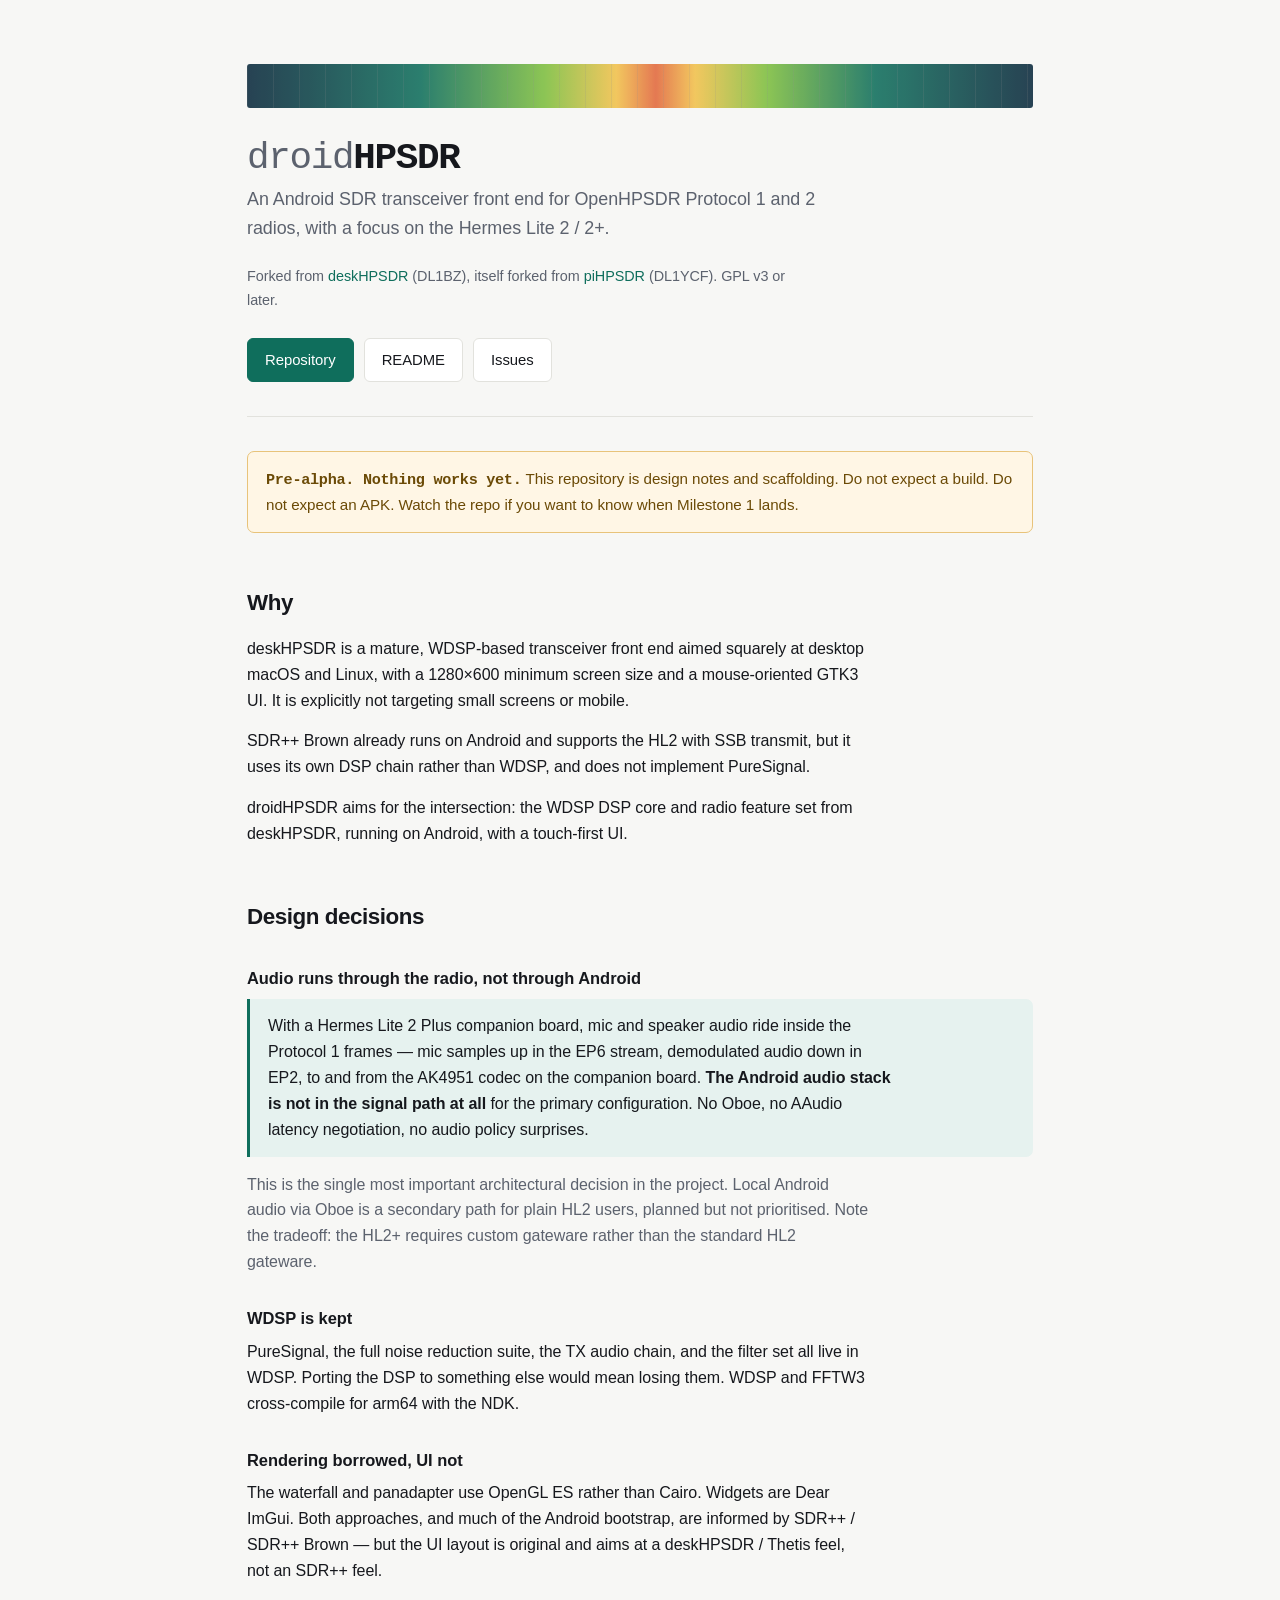
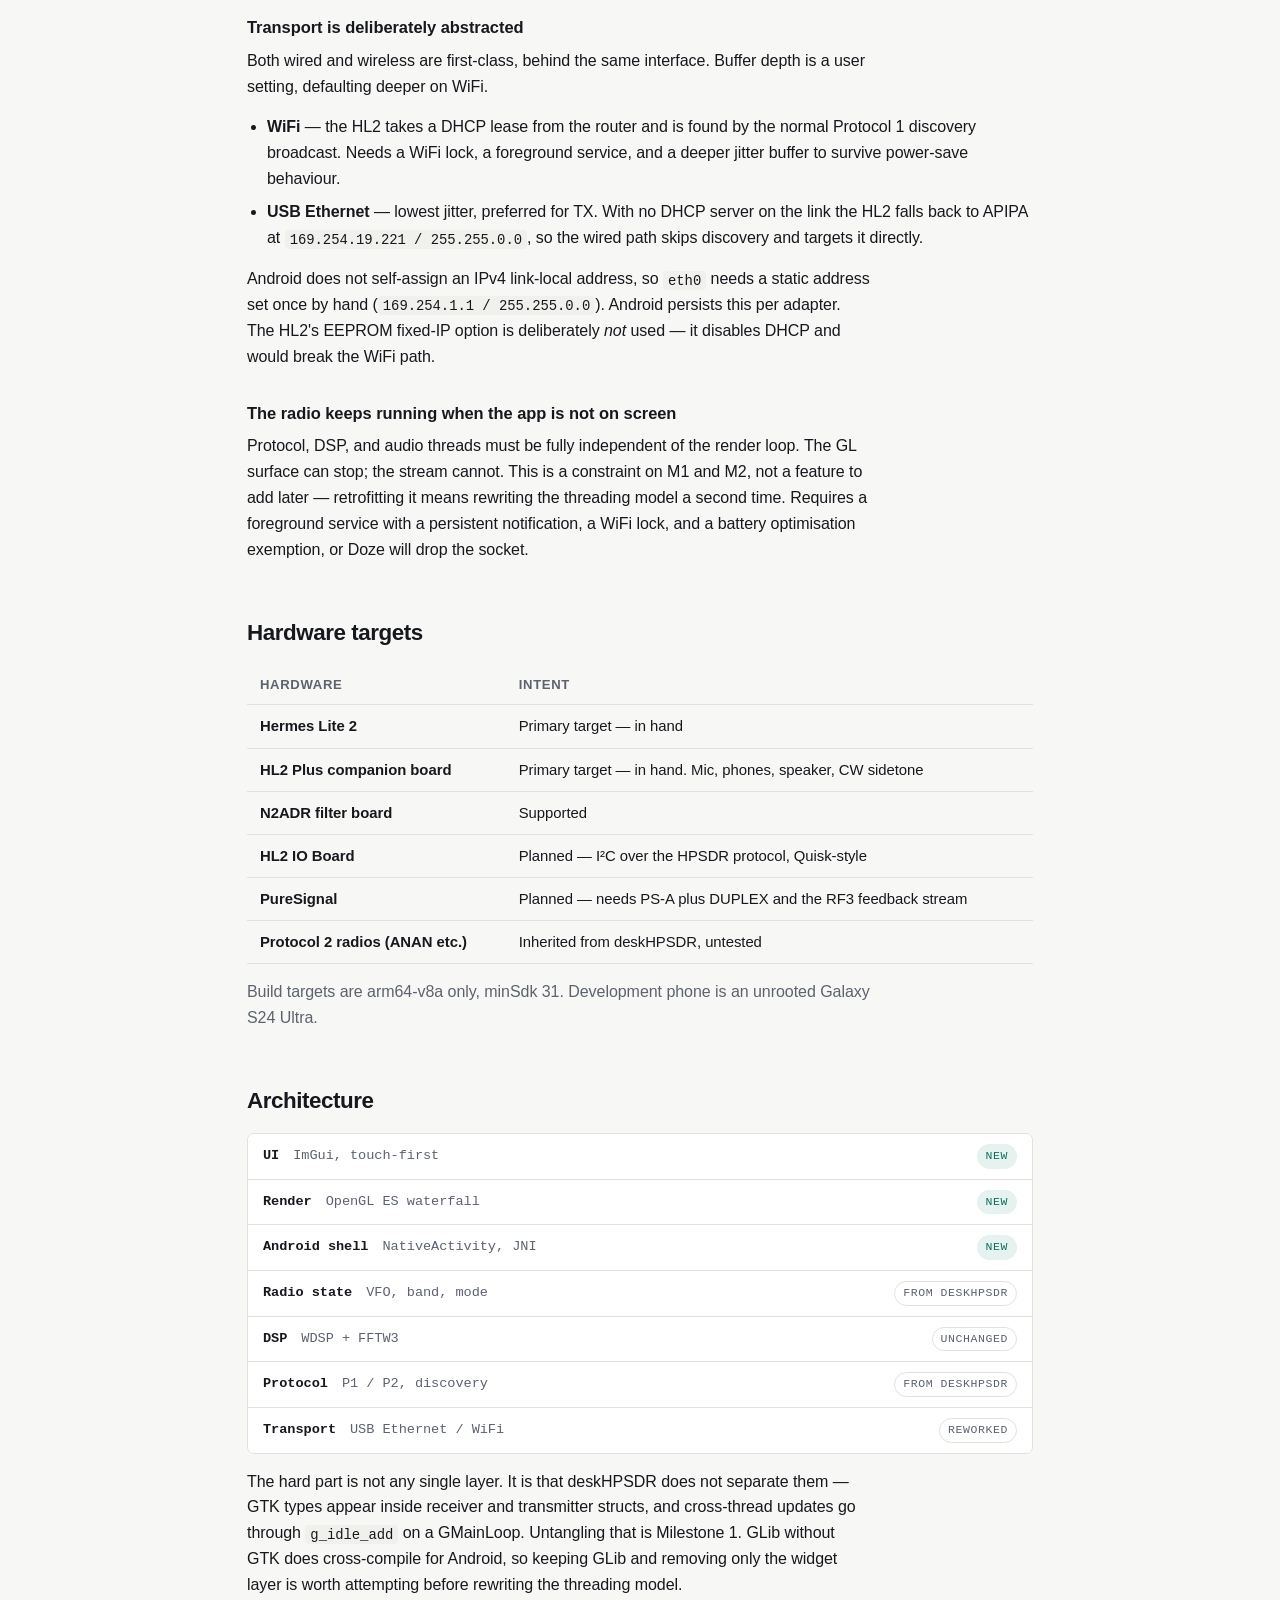
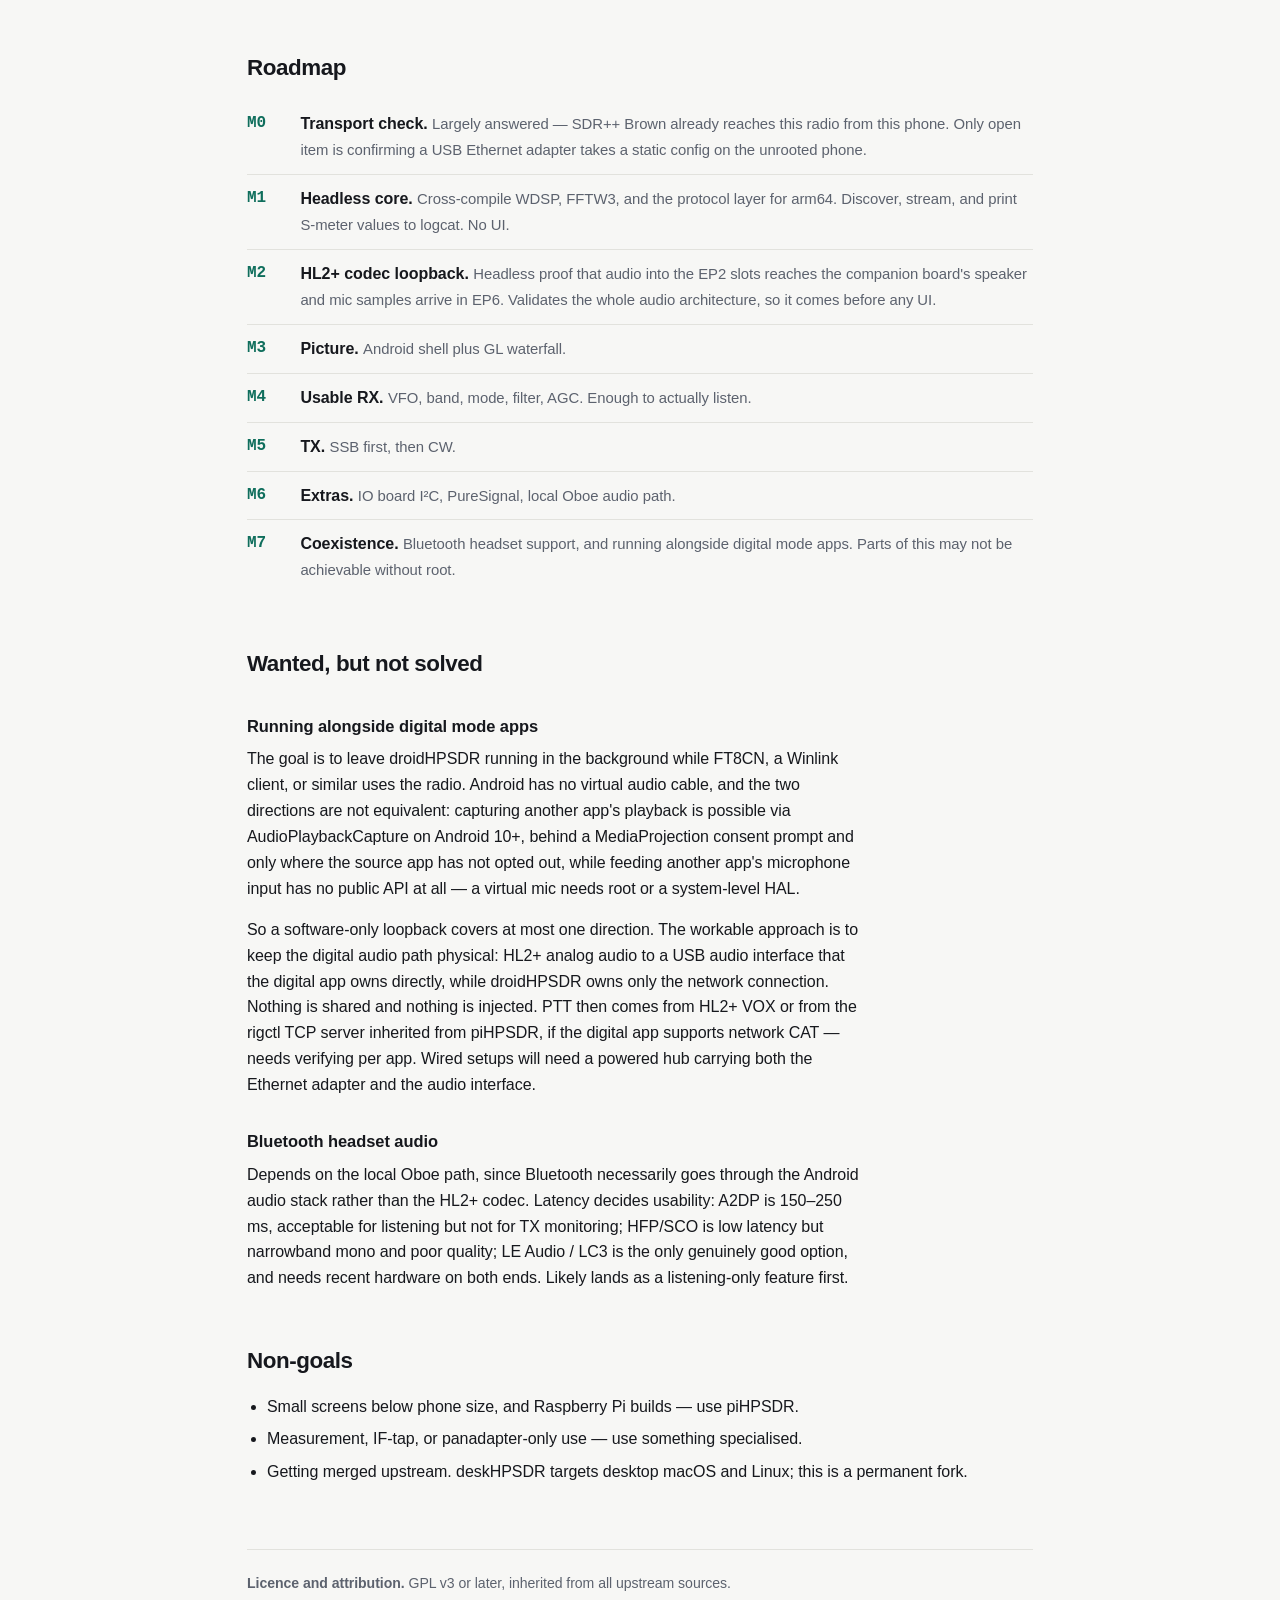
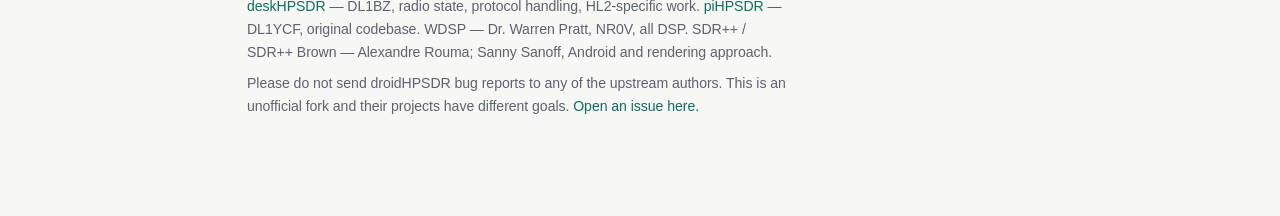
<file: index.html>
<!doctype html>
<html lang="en">
<head>
<meta charset="utf-8">
<meta name="viewport" content="width=device-width, initial-scale=1">
<title>droidHPSDR — Android front end for OpenHPSDR radios</title>
<meta name="description" content="An Android SDR transceiver front end for OpenHPSDR Protocol 1 and 2 radios, focused on the Hermes Lite 2 / 2+. Fork of deskHPSDR. Pre-alpha.">
<link rel="icon" href="data:image/svg+xml,<svg xmlns='http://www.w3.org/2000/svg' viewBox='0 0 32 32'><text y='26' font-size='26'>📻</text></svg>">
<style>
  :root{
    --bg:#f7f7f5; --panel:#ffffff; --ink:#16181d; --muted:#5c626e;
    --line:#e2e2dd; --accent:#0f6e5c; --accent-soft:#e6f2ef;
    --warn-bg:#fff6e5; --warn-line:#e8c37a; --warn-ink:#6b4a06;
    --code-bg:#f0f0ec;
    --mono:ui-monospace,SFMono-Regular,"SF Mono",Menlo,Consolas,monospace;
    --sans:-apple-system,BlinkMacSystemFont,"Segoe UI",Roboto,Helvetica,Arial,sans-serif;
  }
  @media (prefers-color-scheme:dark){
    :root{
      --bg:#0f1115; --panel:#161920; --ink:#e6e8ec; --muted:#9aa1ae;
      --line:#272b35; --accent:#4fd1b0; --accent-soft:#12241f;
      --warn-bg:#241d0e; --warn-line:#6b5518; --warn-ink:#e8c88a;
      --code-bg:#1c2029;
    }
  }
  *{box-sizing:border-box}
  html{-webkit-text-size-adjust:100%}
  body{margin:0;background:var(--bg);color:var(--ink);font-family:var(--sans);
       font-size:16px;line-height:1.62;letter-spacing:-0.003em}
  .wrap{max-width:830px;margin:0 auto;padding:0 22px 90px}
  a{color:var(--accent);text-decoration:none;border-bottom:1px solid transparent}
  a:hover{border-bottom-color:currentColor}

  /* header */
  header{padding:64px 0 34px;border-bottom:1px solid var(--line);margin-bottom:34px}
  .spectrum{height:44px;width:100%;margin-bottom:30px;border-radius:3px;
    background:
      repeating-linear-gradient(90deg,
        rgba(127,127,127,.16) 0 1px, transparent 1px 26px),
      linear-gradient(90deg,#0b2a3d,#0f6e5c 22%,#7fbf3f 38%,#f2c14b 47%,#e2683c 52%,#f2c14b 57%,#7fbf3f 66%,#0f6e5c 80%,#0b2a3d);
    opacity:.88}
  h1{font-family:var(--mono);font-size:2.35rem;line-height:1.1;margin:0 0 6px;
     letter-spacing:-0.035em;font-weight:650}
  h1 .lo{color:var(--muted);font-weight:400}
  .tagline{font-size:1.12rem;color:var(--muted);margin:0 0 22px;max-width:62ch}
  .lineage{font-size:.9rem;color:var(--muted);margin:0 0 26px}
  .btns{display:flex;gap:10px;flex-wrap:wrap}
  .btn{display:inline-block;padding:9px 17px;border-radius:6px;font-size:.93rem;
       font-weight:520;border:1px solid var(--line);background:var(--panel);color:var(--ink)}
  .btn:hover{border-color:var(--accent);border-bottom-color:var(--accent)}
  .btn.primary{background:var(--accent);border-color:var(--accent);color:#fff}
  @media (prefers-color-scheme:dark){.btn.primary{color:#07120f}}

  /* status */
  .status{background:var(--warn-bg);border:1px solid var(--warn-line);color:var(--warn-ink);
          border-radius:7px;padding:15px 18px;margin:0 0 40px;font-size:.95rem}
  .status strong{font-family:var(--mono);letter-spacing:-.02em}

  h2{font-size:1.4rem;margin:52px 0 14px;letter-spacing:-.02em;font-weight:640}
  h3{font-size:1.03rem;margin:30px 0 7px;font-weight:640}
  p{margin:0 0 15px;max-width:70ch}
  .muted{color:var(--muted)}
  code{font-family:var(--mono);font-size:.87em;background:var(--code-bg);
       padding:1.5px 5px;border-radius:4px}

  /* callout for the headline decision */
  .keydec{border-left:3px solid var(--accent);background:var(--accent-soft);
          padding:14px 18px;border-radius:0 7px 7px 0;margin:0 0 15px}
  .keydec p{margin:0}

  /* tables */
  .tablewrap{overflow-x:auto;margin:0 0 15px}
  table{border-collapse:collapse;width:100%;font-size:.93rem;min-width:420px}
  th,td{text-align:left;padding:9px 13px;border-bottom:1px solid var(--line);vertical-align:top}
  th{font-weight:620;color:var(--muted);font-size:.82rem;text-transform:uppercase;
     letter-spacing:.05em}
  td:first-child{font-weight:560;white-space:nowrap}

  /* architecture stack */
  .stack{font-family:var(--mono);font-size:.85rem;margin:0 0 15px;
         border:1px solid var(--line);border-radius:7px;overflow:hidden}
  .layer{display:flex;justify-content:space-between;gap:14px;align-items:baseline;
         padding:10px 15px;border-bottom:1px solid var(--line);background:var(--panel)}
  .layer:last-child{border-bottom:0}
  .layer .lname{font-weight:600}
  .layer .ldesc{color:var(--muted);flex:1;min-width:0}
  .tag{font-size:.72rem;letter-spacing:.05em;text-transform:uppercase;
       padding:2px 8px;border-radius:20px;white-space:nowrap;border:1px solid var(--line)}
  .tag.new{background:var(--accent-soft);color:var(--accent);border-color:transparent}
  .tag.keep{color:var(--muted)}

  /* roadmap */
  ol.road{list-style:none;padding:0;margin:0 0 15px;counter-reset:none}
  ol.road li{display:flex;gap:15px;padding:11px 0;border-bottom:1px solid var(--line)}
  ol.road li:last-child{border-bottom:0}
  .mid{font-family:var(--mono);font-weight:640;color:var(--accent);min-width:2.4em}
  .mbody{flex:1}
  .mtitle{font-weight:600}
  .mtext{color:var(--muted);font-size:.93rem}

  ul.plain{padding-left:20px;margin:0 0 15px}
  ul.plain li{margin-bottom:7px}

  footer{margin-top:64px;padding-top:22px;border-top:1px solid var(--line);
         font-size:.88rem;color:var(--muted)}
  footer p{margin:0 0 9px}
</style>
</head>
<body>
<div class="wrap">

<header>
  <div class="spectrum" role="presentation"></div>
  <h1><span class="lo">droid</span>HPSDR</h1>
  <p class="tagline">An Android SDR transceiver front end for OpenHPSDR Protocol 1 and 2 radios, with a focus on the Hermes Lite 2 / 2+.</p>
  <p class="lineage">Forked from <a href="https://github.com/dl1bz/deskhpsdr">deskHPSDR</a> (DL1BZ), itself forked from <a href="https://github.com/dl1ycf/pihpsdr">piHPSDR</a> (DL1YCF). GPL&nbsp;v3 or later.</p>
  <div class="btns">
    <a class="btn primary" href="https://github.com/randal007/droidHPSDR">Repository</a>
    <a class="btn" href="https://github.com/randal007/droidHPSDR/blob/master/README.md">README</a>
    <a class="btn" href="https://github.com/randal007/droidHPSDR/issues">Issues</a>
  </div>
</header>

<div class="status">
  <strong>Pre-alpha. Nothing works yet.</strong> This repository is design notes and scaffolding.
  Do not expect a build. Do not expect an APK. Watch the repo if you want to know when Milestone&nbsp;1 lands.
</div>

<h2>Why</h2>
<p>deskHPSDR is a mature, WDSP-based transceiver front end aimed squarely at desktop macOS and Linux, with a 1280×600 minimum screen size and a mouse-oriented GTK3 UI. It is explicitly not targeting small screens or mobile.</p>
<p>SDR++ Brown already runs on Android and supports the HL2 with SSB transmit, but it uses its own DSP chain rather than WDSP, and does not implement PureSignal.</p>
<p>droidHPSDR aims for the intersection: the WDSP DSP core and radio feature set from deskHPSDR, running on Android, with a touch-first UI.</p>

<h2>Design decisions</h2>

<h3>Audio runs through the radio, not through Android</h3>
<div class="keydec">
  <p>With a Hermes Lite 2 Plus companion board, mic and speaker audio ride inside the Protocol 1 frames — mic samples up in the EP6 stream, demodulated audio down in EP2, to and from the AK4951 codec on the companion board. <strong>The Android audio stack is not in the signal path at all</strong> for the primary configuration. No Oboe, no AAudio latency negotiation, no audio policy surprises.</p>
</div>
<p class="muted">This is the single most important architectural decision in the project. Local Android audio via Oboe is a secondary path for plain HL2 users, planned but not prioritised. Note the tradeoff: the HL2+ requires custom gateware rather than the standard HL2 gateware.</p>

<h3>WDSP is kept</h3>
<p>PureSignal, the full noise reduction suite, the TX audio chain, and the filter set all live in WDSP. Porting the DSP to something else would mean losing them. WDSP and FFTW3 cross-compile for arm64 with the NDK.</p>

<h3>Rendering borrowed, UI not</h3>
<p>The waterfall and panadapter use OpenGL ES rather than Cairo. Widgets are Dear ImGui. Both approaches, and much of the Android bootstrap, are informed by SDR++ / SDR++ Brown — but the UI layout is original and aims at a deskHPSDR / Thetis feel, not an SDR++ feel.</p>

<h3>Transport is deliberately abstracted</h3>
<p>Both wired and wireless are first-class, behind the same interface. Buffer depth is a user setting, defaulting deeper on WiFi.</p>
<ul class="plain">
  <li><strong>WiFi</strong> — the HL2 takes a DHCP lease from the router and is found by the normal Protocol 1 discovery broadcast. Needs a WiFi lock, a foreground service, and a deeper jitter buffer to survive power-save behaviour.</li>
  <li><strong>USB Ethernet</strong> — lowest jitter, preferred for TX. With no DHCP server on the link the HL2 falls back to APIPA at <code>169.254.19.221 / 255.255.0.0</code>, so the wired path skips discovery and targets it directly.</li>
</ul>
<p>Android does not self-assign an IPv4 link-local address, so <code>eth0</code> needs a static address set once by hand (<code>169.254.1.1 / 255.255.0.0</code>). Android persists this per adapter. The HL2's EEPROM fixed-IP option is deliberately <em>not</em> used — it disables DHCP and would break the WiFi path.</p>

<h3>The radio keeps running when the app is not on screen</h3>
<p>Protocol, DSP, and audio threads must be fully independent of the render loop. The GL surface can stop; the stream cannot. This is a constraint on M1 and M2, not a feature to add later — retrofitting it means rewriting the threading model a second time. Requires a foreground service with a persistent notification, a WiFi lock, and a battery optimisation exemption, or Doze will drop the socket.</p>

<h2>Hardware targets</h2>
<div class="tablewrap">
<table>
  <thead><tr><th>Hardware</th><th>Intent</th></tr></thead>
  <tbody>
    <tr><td>Hermes Lite 2</td><td>Primary target — in hand</td></tr>
    <tr><td>HL2 Plus companion board</td><td>Primary target — in hand. Mic, phones, speaker, CW sidetone</td></tr>
    <tr><td>N2ADR filter board</td><td>Supported</td></tr>
    <tr><td>HL2 IO Board</td><td>Planned — I²C over the HPSDR protocol, Quisk-style</td></tr>
    <tr><td>PureSignal</td><td>Planned — needs PS-A plus DUPLEX and the RF3 feedback stream</td></tr>
    <tr><td>Protocol 2 radios (ANAN etc.)</td><td>Inherited from deskHPSDR, untested</td></tr>
  </tbody>
</table>
</div>
<p class="muted">Build targets are arm64-v8a only, minSdk 31. Development phone is an unrooted Galaxy S24 Ultra.</p>

<h2>Architecture</h2>
<div class="stack">
  <div class="layer"><span class="lname">UI</span><span class="ldesc">ImGui, touch-first</span><span class="tag new">new</span></div>
  <div class="layer"><span class="lname">Render</span><span class="ldesc">OpenGL ES waterfall</span><span class="tag new">new</span></div>
  <div class="layer"><span class="lname">Android shell</span><span class="ldesc">NativeActivity, JNI</span><span class="tag new">new</span></div>
  <div class="layer"><span class="lname">Radio state</span><span class="ldesc">VFO, band, mode</span><span class="tag keep">from deskHPSDR</span></div>
  <div class="layer"><span class="lname">DSP</span><span class="ldesc">WDSP + FFTW3</span><span class="tag keep">unchanged</span></div>
  <div class="layer"><span class="lname">Protocol</span><span class="ldesc">P1 / P2, discovery</span><span class="tag keep">from deskHPSDR</span></div>
  <div class="layer"><span class="lname">Transport</span><span class="ldesc">USB Ethernet / WiFi</span><span class="tag keep">reworked</span></div>
</div>
<p>The hard part is not any single layer. It is that deskHPSDR does not separate them — GTK types appear inside receiver and transmitter structs, and cross-thread updates go through <code>g_idle_add</code> on a GMainLoop. Untangling that is Milestone&nbsp;1. GLib without GTK does cross-compile for Android, so keeping GLib and removing only the widget layer is worth attempting before rewriting the threading model.</p>

<h2>Roadmap</h2>
<ol class="road">
  <li><span class="mid">M0</span><span class="mbody"><span class="mtitle">Transport check.</span> <span class="mtext">Largely answered — SDR++ Brown already reaches this radio from this phone. Only open item is confirming a USB Ethernet adapter takes a static config on the unrooted phone.</span></span></li>
  <li><span class="mid">M1</span><span class="mbody"><span class="mtitle">Headless core.</span> <span class="mtext">Cross-compile WDSP, FFTW3, and the protocol layer for arm64. Discover, stream, and print S-meter values to logcat. No UI.</span></span></li>
  <li><span class="mid">M2</span><span class="mbody"><span class="mtitle">HL2+ codec loopback.</span> <span class="mtext">Headless proof that audio into the EP2 slots reaches the companion board's speaker and mic samples arrive in EP6. Validates the whole audio architecture, so it comes before any UI.</span></span></li>
  <li><span class="mid">M3</span><span class="mbody"><span class="mtitle">Picture.</span> <span class="mtext">Android shell plus GL waterfall.</span></span></li>
  <li><span class="mid">M4</span><span class="mbody"><span class="mtitle">Usable RX.</span> <span class="mtext">VFO, band, mode, filter, AGC. Enough to actually listen.</span></span></li>
  <li><span class="mid">M5</span><span class="mbody"><span class="mtitle">TX.</span> <span class="mtext">SSB first, then CW.</span></span></li>
  <li><span class="mid">M6</span><span class="mbody"><span class="mtitle">Extras.</span> <span class="mtext">IO board I²C, PureSignal, local Oboe audio path.</span></span></li>
  <li><span class="mid">M7</span><span class="mbody"><span class="mtitle">Coexistence.</span> <span class="mtext">Bluetooth headset support, and running alongside digital mode apps. Parts of this may not be achievable without root.</span></span></li>
</ol>

<h2>Wanted, but not solved</h2>

<h3>Running alongside digital mode apps</h3>
<p>The goal is to leave droidHPSDR running in the background while FT8CN, a Winlink client, or similar uses the radio. Android has no virtual audio cable, and the two directions are not equivalent: capturing another app's playback is possible via AudioPlaybackCapture on Android 10+, behind a MediaProjection consent prompt and only where the source app has not opted out, while feeding another app's microphone input has no public API at all — a virtual mic needs root or a system-level HAL.</p>
<p>So a software-only loopback covers at most one direction. The workable approach is to keep the digital audio path physical: HL2+ analog audio to a USB audio interface that the digital app owns directly, while droidHPSDR owns only the network connection. Nothing is shared and nothing is injected. PTT then comes from HL2+ VOX or from the rigctl TCP server inherited from piHPSDR, if the digital app supports network CAT — needs verifying per app. Wired setups will need a powered hub carrying both the Ethernet adapter and the audio interface.</p>

<h3>Bluetooth headset audio</h3>
<p>Depends on the local Oboe path, since Bluetooth necessarily goes through the Android audio stack rather than the HL2+ codec. Latency decides usability: A2DP is 150–250 ms, acceptable for listening but not for TX monitoring; HFP/SCO is low latency but narrowband mono and poor quality; LE Audio / LC3 is the only genuinely good option, and needs recent hardware on both ends. Likely lands as a listening-only feature first.</p>

<h2>Non-goals</h2>
<ul class="plain">
  <li>Small screens below phone size, and Raspberry Pi builds — use piHPSDR.</li>
  <li>Measurement, IF-tap, or panadapter-only use — use something specialised.</li>
  <li>Getting merged upstream. deskHPSDR targets desktop macOS and Linux; this is a permanent fork.</li>
</ul>

<footer>
  <p><strong>Licence and attribution.</strong> GPL v3 or later, inherited from all upstream sources.
  <a href="https://github.com/dl1bz/deskhpsdr">deskHPSDR</a> — DL1BZ, radio state, protocol handling, HL2-specific work.
  <a href="https://github.com/dl1ycf/pihpsdr">piHPSDR</a> — DL1YCF, original codebase.
  WDSP — Dr. Warren Pratt, NR0V, all DSP.
  SDR++ / SDR++ Brown — Alexandre Rouma; Sanny Sanoff, Android and rendering approach.</p>
  <p>Please do not send droidHPSDR bug reports to any of the upstream authors. This is an unofficial fork and their projects have different goals. <a href="https://github.com/randal007/droidHPSDR/issues">Open an issue here.</a></p>
</footer>

</div>
</body>
</html>
</file>
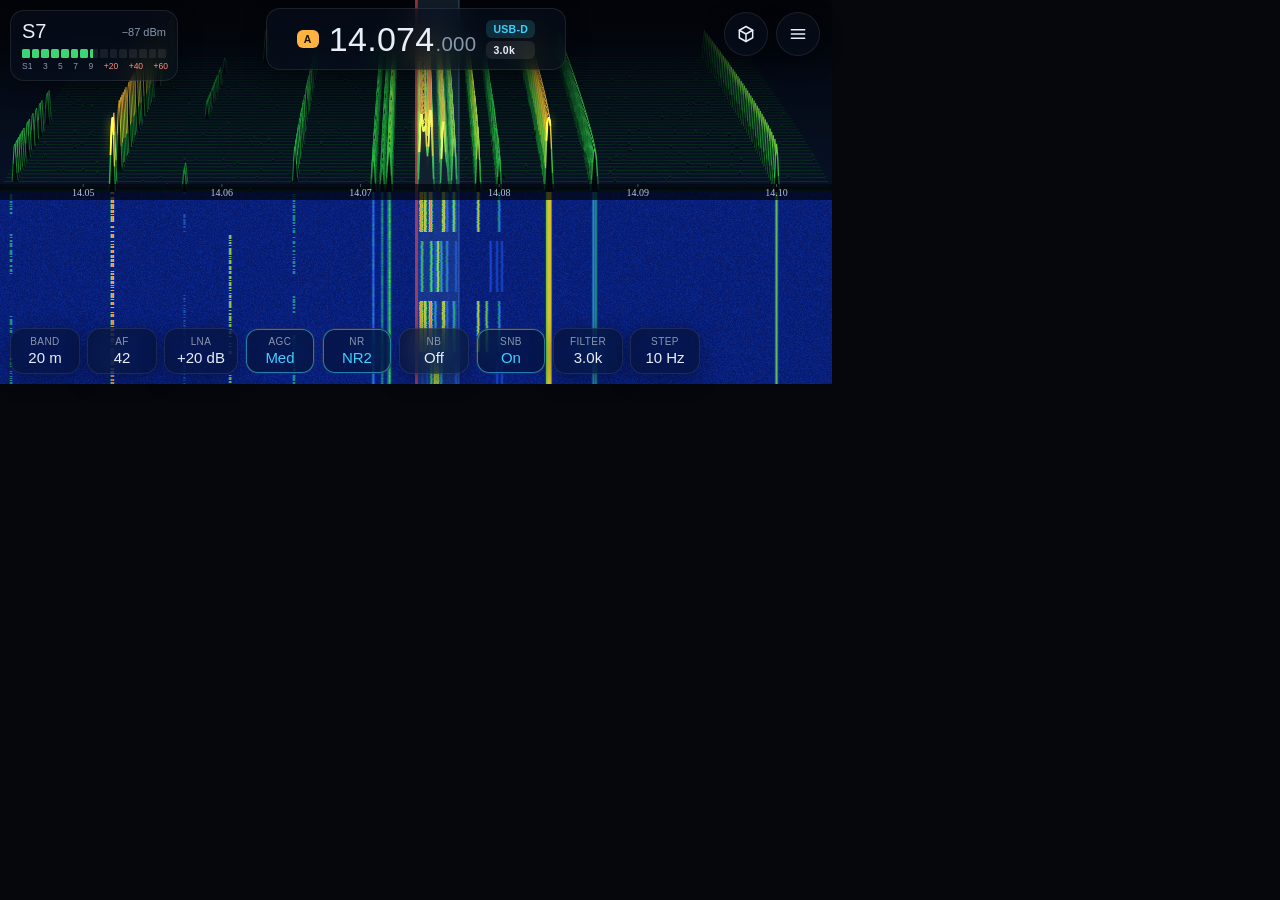
<file: tools/mockups/mock.html>
<!doctype html>
<html><head><meta charset="utf-8">
<link rel="stylesheet" href="style.css">
<script src="render.js"></script>
<script src="layouts.js"></script>
<script src="layouts2.js"></script>
<script src="layouts3.js"></script>
<script src="layouts4.js"></script>
<script src="layouts5.js"></script>
<script src="layouts6.js"></script>
<script src="layouts7.js"></script>
<script src="layouts8.js"></script>
<script src="layouts9.js"></script>
<script src="layouts10.js"></script>
<script src="layouts11.js"></script>
<script src="layouts12.js"></script>
<script src="layouts13.js"></script>
<script src="layouts14.js"></script>
</head><body><div id="screen"></div>
<script>
  const id = new URLSearchParams(location.search).get('l') || 'L1';
  const L = LAYOUTS[id]();
  document.getElementById('screen').innerHTML = L.html;
  for (const [sel, spec] of L.canvases) (spec.custom || R.paint)(document.querySelector(sel), spec);
  document.title = 'done';
</script></body></html>
</file>
<file: tools/mockups/style.css>
:root {
  --bg: #05070d; --panel: #0a0f1a; --panel2: #0f1624; --glass: rgba(10, 16, 30, 0.58);
  --line: rgba(255, 255, 255, 0.09); --txt: #e9eef7; --dim: #8b97ad; --dim2: #5d6880;
  --acc: #3fd0ff; --amb: #ffb341; --grn: #3ee07a; --red: #ff4d4d; --vio: #b48cff;
}
* { box-sizing: border-box; margin: 0; padding: 0; }
html, body { width: 100%; height: 100%; overflow: hidden; background: var(--bg); }
body { font-family: Roboto, 'Noto Sans', sans-serif; color: var(--txt); font-variant-numeric: tabular-nums;
  -webkit-font-smoothing: antialiased; font-size: 12px; }
#screen { position: relative; width: 100vw; height: 100vh; overflow: hidden; }
.a { position: absolute; }
canvas { position: absolute; display: block; }
.row { display: flex; align-items: center; }
.col { display: flex; flex-direction: column; }
.glass { background: var(--glass); backdrop-filter: blur(14px) saturate(1.4); border: 1px solid var(--line);
  border-radius: 14px; box-shadow: 0 6px 22px rgba(0, 0, 0, 0.38); }
.solid { background: var(--panel); border: 1px solid var(--line); border-radius: 12px; }
.freq { font-weight: 500; line-height: 1; letter-spacing: 0.3px; white-space: nowrap; }
.freq small { font-size: 0.6em; color: var(--dim); font-weight: 400; margin-left: 1px; }
.freq.light { font-weight: 300; }
.dim { color: var(--dim); } .dim2 { color: var(--dim2); }
.tag { display: inline-flex; align-items: center; height: 18px; padding: 0 7px; border-radius: 6px; font-size: 10.5px;
  font-weight: 600; letter-spacing: 0.3px; background: rgba(255, 255, 255, 0.08); color: var(--txt); }
.tag.acc { background: rgba(63, 208, 255, 0.16); color: var(--acc); }
.tag.amb { background: rgba(255, 179, 65, 0.16); color: var(--amb); }
.tag.grn { background: rgba(62, 224, 122, 0.15); color: var(--grn); }
.tag.red { background: rgba(255, 77, 77, 0.18); color: #ff7b7b; }
.tag.vfoA { background: var(--amb); color: #1a1000; }
.chip { display: inline-flex; flex-direction: column; justify-content: center; align-items: center; height: 46px;
  min-width: 70px; padding: 0 12px; border-radius: 13px; color: var(--dim); font-size: 10px; letter-spacing: 0.4px; gap: 2px; }
.chip b { font-size: 15px; color: var(--txt); font-weight: 500; letter-spacing: 0; }
.chip.on { box-shadow: inset 0 0 0 1px rgba(63, 208, 255, 0.55); }
.chip.on b { color: var(--acc); }
.btn { display: flex; align-items: center; justify-content: center; border-radius: 12px; background: var(--panel2);
  border: 1px solid var(--line); color: var(--txt); font-weight: 500; font-size: 12px; letter-spacing: 0.4px; }
.btn.on { background: rgba(63, 208, 255, 0.16); border-color: rgba(63, 208, 255, 0.5); color: var(--acc); }
.btn.amb { background: rgba(255, 179, 65, 0.15); border-color: rgba(255, 179, 65, 0.5); color: var(--amb); }
.ico { display: flex; align-items: center; justify-content: center; width: 44px; height: 44px; border-radius: 50%; color: var(--txt); }
.lbl { font-size: 9.5px; letter-spacing: 0.8px; color: var(--dim); text-transform: uppercase; font-weight: 500; }
.sl { position: relative; height: 30px; border-radius: 15px; background: rgba(255, 255, 255, 0.06); overflow: hidden; }
.sl i { position: absolute; left: 0; top: 0; bottom: 0; border-radius: 15px; background: linear-gradient(90deg, rgba(63,208,255,.25), rgba(63,208,255,.55)); }
.sl span { position: absolute; left: 12px; top: 0; line-height: 30px; font-size: 11px; color: var(--dim); letter-spacing: .5px; }
.sl em { position: absolute; right: 12px; top: 0; line-height: 30px; font-size: 13px; font-style: normal; font-weight: 500; }
.vsl { position: relative; width: 52px; border-radius: 26px; background: rgba(255, 255, 255, 0.06); overflow: hidden; }
.vsl i { position: absolute; left: 0; right: 0; bottom: 0; border-radius: 26px; background: linear-gradient(0deg, rgba(63,208,255,.2), rgba(63,208,255,.6)); }
.vsl span { position: absolute; left: 0; right: 0; top: 10px; text-align: center; font-size: 10px; color: var(--dim); letter-spacing: .6px; }
.vsl em { position: absolute; left: 0; right: 0; bottom: 10px; text-align: center; font-size: 15px; font-style: normal; font-weight: 500; }
.meter { display: flex; gap: 2px; align-items: flex-end; }
.meter u { display: block; text-decoration: none; border-radius: 1.5px; background: rgba(255, 255, 255, 0.08); }
.mscale { display: flex; justify-content: space-between; font-size: 8.5px; color: var(--dim); }
.handle { background: rgba(255, 255, 255, 0.35); border-radius: 3px; }
.finger { position: absolute; width: 46px; height: 46px; border-radius: 50%; background: rgba(255, 255, 255, 0.16);
  border: 2px solid rgba(255, 255, 255, 0.75); box-shadow: 0 0 18px rgba(255, 255, 255, 0.35); }
.tip { position: absolute; padding: 5px 9px; border-radius: 9px; background: rgba(5, 8, 16, 0.88); border: 1px solid rgba(255,255,255,.2);
  font-size: 11px; white-space: nowrap; }
.seg { display: flex; border-radius: 10px; background: rgba(255,255,255,.06); padding: 2px; gap: 2px; }
.seg b { flex: 1; text-align: center; font-weight: 500; font-size: 11.5px; padding: 7px 0; border-radius: 8px; color: var(--dim); }
.seg b.on { background: rgba(63, 208, 255, 0.2); color: var(--acc); }
.tog { display: flex; align-items: center; justify-content: space-between; height: 40px; padding: 0 12px; border-radius: 11px;
  background: rgba(255,255,255,.05); font-size: 13px; font-weight: 500; }
.tog s { text-decoration: none; width: 30px; height: 18px; border-radius: 9px; background: rgba(255,255,255,.16); position: relative; }
.tog s::after { content: ''; position: absolute; left: 2px; top: 2px; width: 14px; height: 14px; border-radius: 50%; background: #9aa6bb; }
.tog.on s { background: rgba(63, 208, 255, 0.55); }
.tog.on s::after { left: 14px; background: #fff; }
.ink, .ink small { color: #1d0d00 !important; }
</file>
